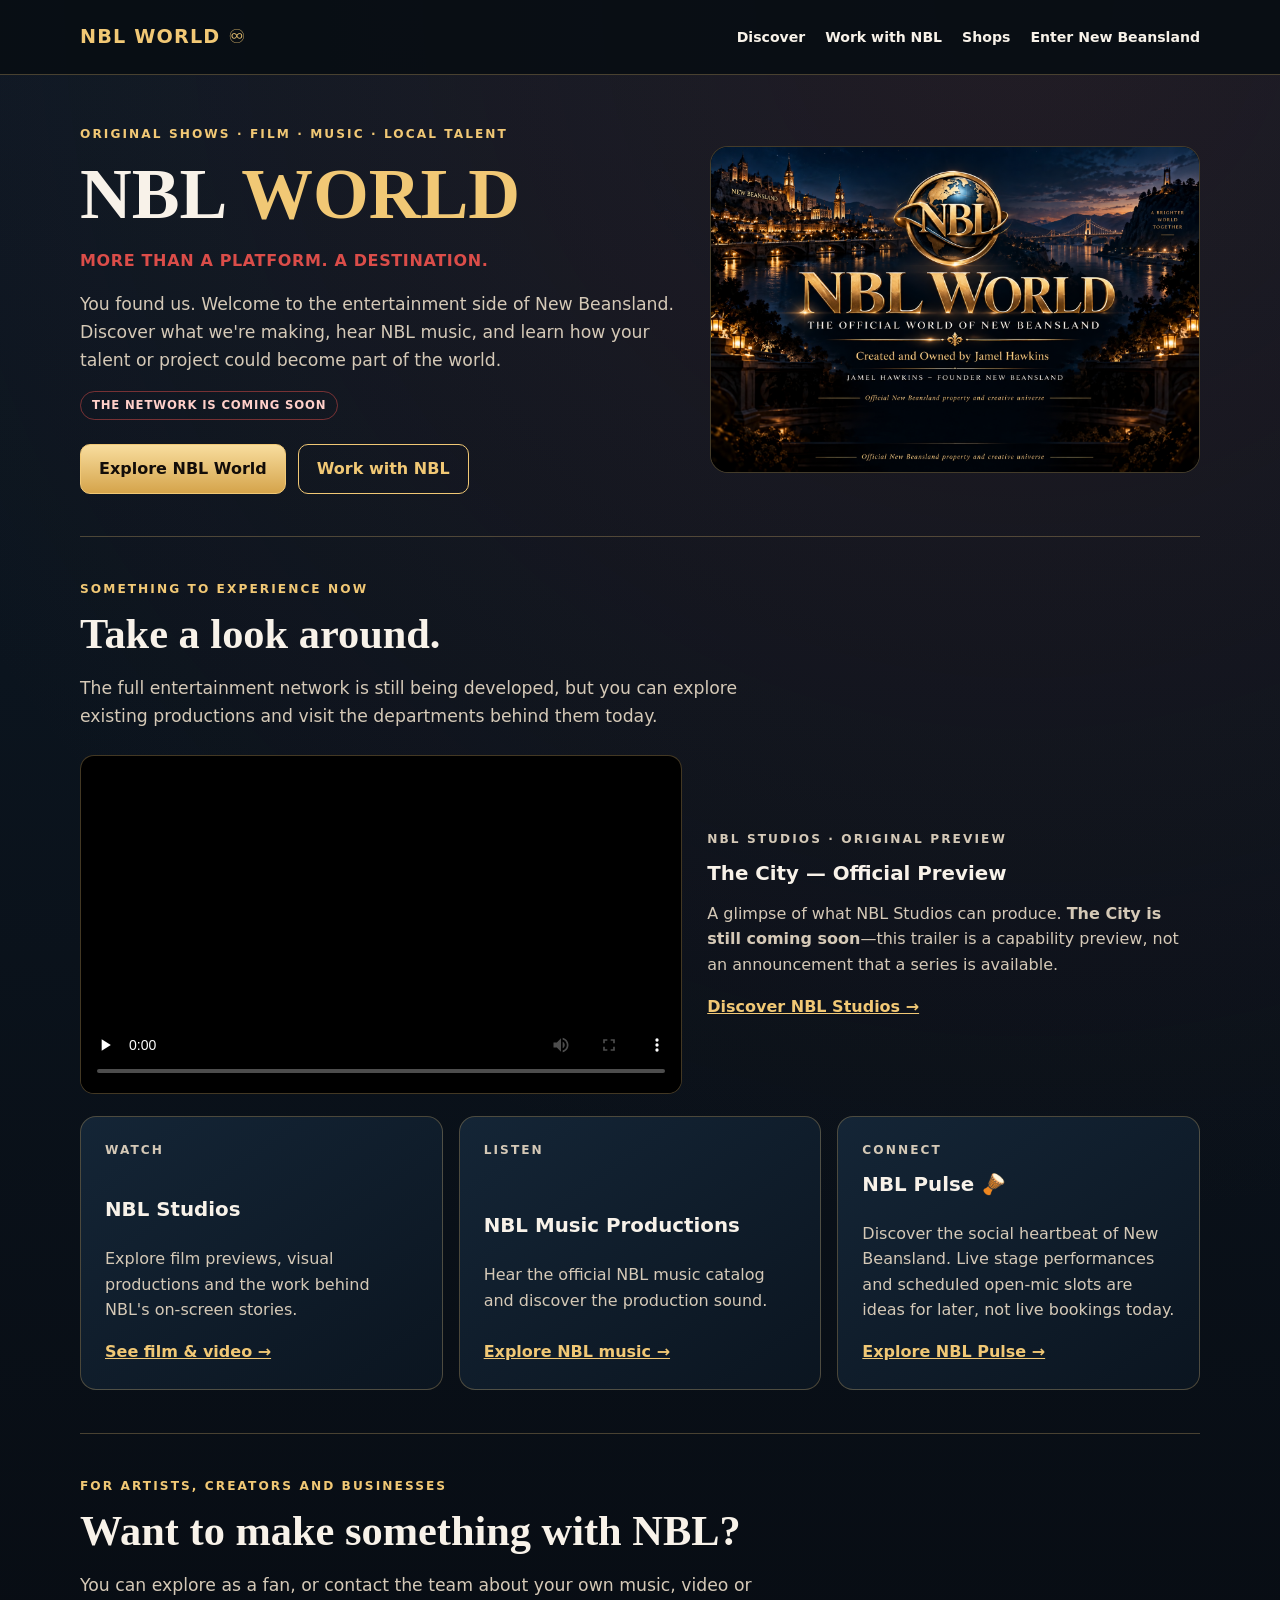
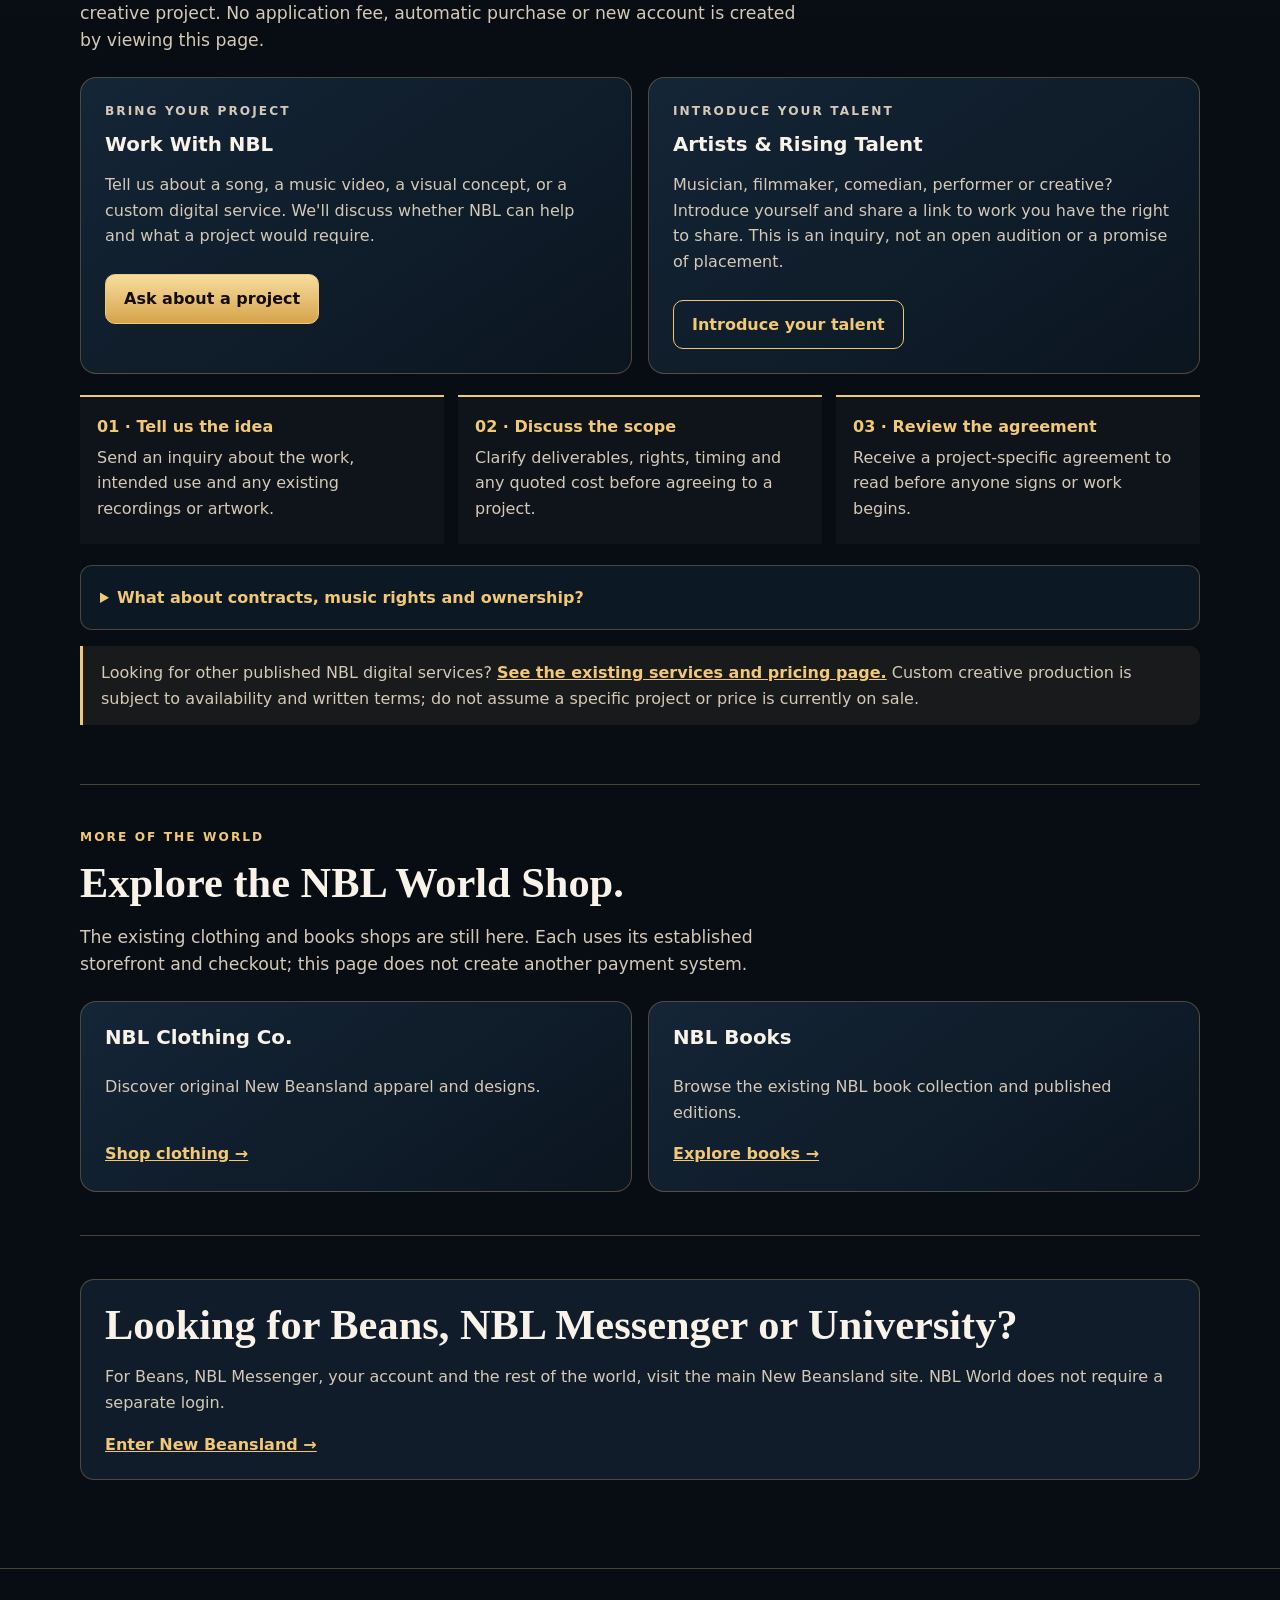
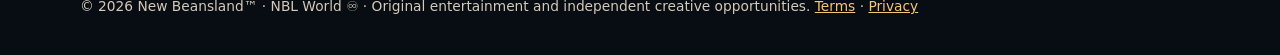
<file: index.html>
<!doctype html>
<html lang="en">
<head>
  <meta charset="utf-8">
  <meta name="viewport" content="width=device-width,initial-scale=1,viewport-fit=cover">
  <meta name="theme-color" content="#080d14">
  <meta name="description" content="Discover NBL World: original film previews, NBL Music Productions, independent talent and ways to work with New Beansland. More than a platform. A destination.">
  <link rel="canonical" href="https://nblworld.com/">
  <meta property="og:type" content="website">
  <meta property="og:site_name" content="NBL World">
  <meta property="og:title" content="NBL World | More Than a Platform. A Destination.">
  <meta property="og:description" content="Original shows, film, music and rising talent. Explore NBL World and discover ways to work with New Beansland.">
  <meta property="og:image" content="https://nblworld.com/NBL_WORLD.png">
  <meta name="twitter:card" content="summary_large_image">
  <title>NBL World | Film, Music &amp; Rising Talent</title>
  <style>
    :root{--night:#080d14;--panel:#111d2a;--gold:#f1c875;--red:#db4d49;--white:#f8f2e9;--muted:#d5c9b7;--edge:#c9a76a55;color-scheme:dark}
    *{box-sizing:border-box}html{scroll-behavior:smooth;background:var(--night)}
    body{margin:0;color:var(--white);background:radial-gradient(circle at 80% 0%,#7b2b2630,transparent 36%),linear-gradient(180deg,#0d1925,#080d14 50%);font:16px/1.6 system-ui,-apple-system,Segoe UI,Arial,sans-serif}
    a{color:inherit}a:focus-visible,summary:focus-visible{outline:3px solid var(--gold);outline-offset:4px}
    .wrap{width:min(1120px,calc(100% - 36px));margin:auto}
    header{border-bottom:1px solid var(--edge);background:#080d14ee}
    .top{min-height:74px;display:flex;align-items:center;justify-content:space-between;gap:18px;flex-wrap:wrap;padding:13px 0}
    .brand{color:var(--gold);font-weight:900;font-size:1.2rem;letter-spacing:.06em;text-decoration:none}
    nav{display:flex;gap:12px 20px;flex-wrap:wrap}nav a{font-size:.88rem;font-weight:700;text-decoration:none}
    nav a:hover,.inline:hover{text-decoration:underline}
    .hero{display:grid;grid-template-columns:1.1fr .9fr;align-items:center;gap:30px;padding:50px 0 42px}
    .hero-art{border-radius:18px;overflow:hidden;background:#02060b;border:1px solid var(--edge)}
    .hero-art img{width:100%;height:auto;max-height:390px;object-fit:contain;display:block}
    .eyebrow{font-size:.76rem;letter-spacing:.17em;text-transform:uppercase;color:var(--gold);font-weight:900;margin:0 0 12px}
    h1,h2,h3{line-height:1.16;margin-top:0}h1{font:800 clamp(2.5rem,5.6vw,4.9rem)/1.06 Georgia,serif;margin-bottom:16px}
    h2{font:800 clamp(1.8rem,3.5vw,2.65rem)/1.1 Georgia,serif;margin-bottom:12px}
    h3{font-size:1.24rem;margin-bottom:9px}
    .hero strong{color:var(--gold)}.hero p.lead,.intro{font-size:1.08rem;color:var(--muted);max-width:720px}
    .strap{color:var(--red);font-weight:900;letter-spacing:.04em;text-transform:uppercase}
    .actions{display:flex;gap:12px;flex-wrap:wrap;margin-top:24px}
    .button{display:inline-flex;align-items:center;justify-content:center;min-height:48px;border:1px solid var(--gold);border-radius:10px;padding:11px 18px;text-align:center;text-decoration:none;font-weight:800;color:#130d09;background:linear-gradient(#f8dd9e,#d5a44b)}
    .button.secondary{background:transparent;color:var(--gold)}
    .button:hover{filter:brightness(1.12)}
    section{scroll-margin-top:25px}.section{padding:43px 0;border-top:1px solid var(--edge)}
    .coming{display:inline-block;border:1px solid #db4d4980;border-radius:100px;padding:4px 11px;color:#ffd0c9;font-weight:800;font-size:.73rem;letter-spacing:.07em;text-transform:uppercase}
    .feature{display:grid;grid-template-columns:minmax(0,1.1fr) minmax(0,.9fr);gap:25px;align-items:center;margin-top:25px}
    .feature video{display:block;width:100%;aspect-ratio:16/9;background:#000;border:1px solid var(--edge);border-radius:14px}
    .feature p,.tile p,.service p,.steps p,.shop p{color:var(--muted)}
    .inline{color:var(--gold);font-weight:800}
    .tiles,.services,.shops{display:grid;grid-template-columns:repeat(3,minmax(0,1fr));gap:16px;margin-top:22px}
    .tile,.service,.shop{background:linear-gradient(145deg,#142536,#0b1520);border:1px solid var(--edge);border-radius:16px;padding:24px;min-width:0}
    .tile{display:flex;flex-direction:column}.tile p{flex:1}
    .tile a,.shop a{color:var(--gold);font-weight:800}
    .services{grid-template-columns:repeat(2,minmax(0,1fr))}
    .service .button{margin-top:9px}.note{padding:14px 18px;border-left:3px solid var(--gold);background:#c8a66b15;border-radius:0 10px 10px 0;color:var(--muted)}
    .steps{display:grid;grid-template-columns:repeat(3,minmax(0,1fr));gap:14px;margin:21px 0}
    .steps article{padding:17px;border-top:2px solid var(--gold);background:#ffffff07}
    .steps b{color:var(--gold)}.steps p{margin:5px 0}
    details{margin-top:20px;border:1px solid var(--edge);border-radius:12px;padding:15px 19px;background:#0c1824}
    summary{cursor:pointer;font-weight:800;color:var(--gold);padding:4px 0}
    details p,details li{color:var(--muted)}
    .shops{grid-template-columns:repeat(2,minmax(0,1fr))}
    .shop{display:flex;flex-direction:column}.shop p{flex:1}
    .shop img{max-width:100%;border-radius:9px}
    .closing{padding:22px 24px;border:1px solid var(--edge);border-radius:14px;background:#101c29}
    .closing p{color:var(--muted)}.closing a{color:var(--gold);font-weight:800}
    footer{border-top:1px solid var(--edge);margin-top:45px;padding:26px 0 38px;color:var(--muted);font-size:.86rem}
    footer a{color:var(--gold)}
    @media(max-width:780px){.hero,.feature{grid-template-columns:1fr}.hero{padding:28px 0 36px}.hero-art{max-width:520px}.tiles{grid-template-columns:1fr 1fr}.steps{grid-template-columns:1fr}}
    @media(max-width:560px){.wrap{width:min(100% - 28px,1120px)}.top{align-items:flex-start}nav{gap:10px 14px}.section{padding:32px 0}.tiles,.services,.shops{grid-template-columns:1fr}.hero-art img{max-height:270px}.tile,.service,.shop{padding:20px}.actions .button{flex:1}}
    @media(prefers-reduced-motion:reduce){html{scroll-behavior:auto}}
  </style>
</head>
<body>
  <header>
    <div class="wrap top">
      <a class="brand" href="/" aria-label="NBL World homepage">NBL WORLD ♾️</a>
      <nav aria-label="Main navigation">
        <a href="#discover">Discover</a>
        <a href="#opportunities">Work with NBL</a>
        <a href="#shops">Shops</a>
        <a href="https://newbeansland.org/">Enter New Beansland</a>
      </nav>
    </div>
  </header>
  <main class="wrap">
    <section class="hero" aria-labelledby="hero-title">
      <div>
        <p class="eyebrow">Original shows · Film · Music · Local talent</p>
        <h1 id="hero-title">NBL <strong>WORLD</strong></h1>
        <p class="strap">More than a platform. A destination.</p>
        <p class="lead">You found us. Welcome to the entertainment side of New Beansland. Discover what we're making, hear NBL music, and learn how your talent or project could become part of the world.</p>
        <span class="coming">The network is coming soon</span>
        <div class="actions">
          <a class="button" href="#discover">Explore NBL World</a>
          <a class="button secondary" href="#opportunities">Work with NBL</a>
        </div>
      </div>
      <div class="hero-art"><img src="/NBL_WORLD.png" width="1536" height="1024" alt="Official NBL World artwork by New Beansland"></div>
    </section>

    <section id="discover" class="section" aria-labelledby="discover-title">
      <p class="eyebrow">Something to experience now</p>
      <h2 id="discover-title">Take a look around.</h2>
      <p class="intro">The full entertainment network is still being developed, but you can explore existing productions and visit the departments behind them today.</p>
      <div class="feature">
        <div>
          <video controls playsinline preload="none" poster="https://newbeansland.org/assets/brand/NBL-Films.png" aria-label="The City official NBL Studios capability preview">
            <source src="https://newbeansland.org/NBL_Studio_Presents_The_City_Trailer.mp4" type="video/mp4">
            Your browser cannot play this preview. <a href="https://newbeansland.org/studios.html#screen-title">Watch on the NBL Studios page</a>.
          </video>
        </div>
        <div>
          <p class="eyebrow">NBL Studios · Original preview</p>
          <h3>The City — Official Preview</h3>
          <p>A glimpse of what NBL Studios can produce. <strong>The City is still coming soon</strong>—this trailer is a capability preview, not an announcement that a series is available.</p>
          <a class="inline" href="https://newbeansland.org/studios.html#screen-title">Discover NBL Studios →</a>
        </div>
      </div>
      <div class="tiles">
        <article class="tile">
          <p class="eyebrow">Watch</p><h3>NBL Studios</h3>
          <p>Explore film previews, visual productions and the work behind NBL's on-screen stories.</p>
          <a href="https://newbeansland.org/studios.html">See film &amp; video →</a>
        </article>
        <article class="tile">
          <p class="eyebrow">Listen</p><h3>NBL Music Productions</h3>
          <p>Hear the official NBL music catalog and discover the production sound.</p>
          <a href="https://newbeansland.org/studio/">Explore NBL music →</a>
        </article>
        <article class="tile">
          <p class="eyebrow">Connect</p><h3>NBL Pulse 🪘</h3>
          <p>Discover the social heartbeat of New Beansland. Live stage performances and scheduled open-mic slots are ideas for later, not live bookings today.</p>
          <a href="https://newbeansland.org/pulse/">Explore NBL Pulse →</a>
        </article>
      </div>
    </section>

    <section id="opportunities" class="section" aria-labelledby="opportunities-title">
      <p class="eyebrow">For artists, creators and businesses</p>
      <h2 id="opportunities-title">Want to make something with NBL?</h2>
      <p class="intro">You can explore as a fan, or contact the team about your own music, video or creative project. No application fee, automatic purchase or new account is created by viewing this page.</p>
      <div class="services">
        <article class="service">
          <p class="eyebrow">Bring your project</p>
          <h3>Work With NBL</h3>
          <p>Tell us about a song, a music video, a visual concept, or a custom digital service. We'll discuss whether NBL can help and what a project would require.</p>
          <a class="button" href="mailto:founder@newbeansland.org?subject=NBL%20World%20Project%20Inquiry&amp;body=Hello%20NBL%2C%0A%0AI%27m%20interested%20in%20working%20with%20NBL.%0AMy%20project%3A%20%0AWhat%20I%20need%3A%20">Ask about a project</a>
        </article>
        <article class="service">
          <p class="eyebrow">Introduce your talent</p>
          <h3>Artists &amp; Rising Talent</h3>
          <p>Musician, filmmaker, comedian, performer or creative? Introduce yourself and share a link to work you have the right to share. This is an inquiry, not an open audition or a promise of placement.</p>
          <a class="button secondary" href="mailto:founder@newbeansland.org?subject=NBL%20World%20Talent%20Introduction&amp;body=Hello%20NBL%2C%0A%0AMy%20name%3A%20%0AMy%20talent%2Fgenre%3A%20%0AA%20link%20to%20my%20work%3A%20">Introduce your talent</a>
        </article>
      </div>
      <div class="steps" aria-label="How NBL project agreements work">
        <article><b>01 · Tell us the idea</b><p>Send an inquiry about the work, intended use and any existing recordings or artwork.</p></article>
        <article><b>02 · Discuss the scope</b><p>Clarify deliverables, rights, timing and any quoted cost before agreeing to a project.</p></article>
        <article><b>03 · Review the agreement</b><p>Receive a project-specific agreement to read before anyone signs or work begins.</p></article>
      </div>
      <details>
        <summary>What about contracts, music rights and ownership?</summary>
        <p>We make the process visible without posting unsigned blank master contracts as if they were a finished deal. A project-specific agreement should describe the services, deliverables, price, payment schedule, credits, permissions and any agreed licensing or rights transfers.</p>
        <p>Creators keep the pre-existing work they legally own. NBL keeps its own pre-existing work. Rights in a newly commissioned beat, soundtrack or finished production—including any royalties or buyout—depend on the written agreement for that project.</p>
        <p>If a song uses someone else's unlicensed beat or samples, we may discuss a genuinely original or properly licensed alternative. Simply modifying a protected recording does not automatically clear its underlying rights.</p>
        <p><strong>This is a general overview, not a contract or an offer of a specific rate.</strong> No rights are transferred, no project is accepted and no fee is charged just by opening this page.</p>
      </details>
      <p class="note">Looking for other published NBL digital services? <a class="inline" href="https://newbeansland.org/pricing.html#category-services">See the existing services and pricing page.</a> Custom creative production is subject to availability and written terms; do not assume a specific project or price is currently on sale.</p>
    </section>

    <section id="shops" class="section" aria-labelledby="shop-title">
      <p class="eyebrow">More of the world</p>
      <h2 id="shop-title">Explore the NBL World Shop.</h2>
      <p class="intro">The existing clothing and books shops are still here. Each uses its established storefront and checkout; this page does not create another payment system.</p>
      <div class="shops">
        <article class="shop"><h3>NBL Clothing Co.</h3><p>Discover original New Beansland apparel and designs.</p><a href="https://new-beansland.myshopify.com" rel="noopener">Shop clothing →</a></article>
        <article class="shop"><h3>NBL Books</h3><p>Browse the existing NBL book collection and published editions.</p><a href="https://books.newbeansland.org/" rel="noopener">Explore books →</a></article>
      </div>
    </section>

    <section class="section" aria-labelledby="visit-title">
      <div class="closing">
        <h2 id="visit-title">Looking for Beans, NBL Messenger or University?</h2>
        <p>For Beans, NBL Messenger, your account and the rest of the world, visit the main New Beansland site. NBL World does not require a separate login.</p>
        <a href="https://newbeansland.org/">Enter New Beansland →</a>
      </div>
    </section>
  </main>
  <footer><div class="wrap">© 2026 New Beansland™ · NBL World <span aria-hidden="true">♾️</span> · Original entertainment and independent creative opportunities. <a href="https://newbeansland.org/terms.html">Terms</a> · <a href="https://newbeansland.org/privacy.html">Privacy</a></div></footer>
</body>
</html>
</file>
